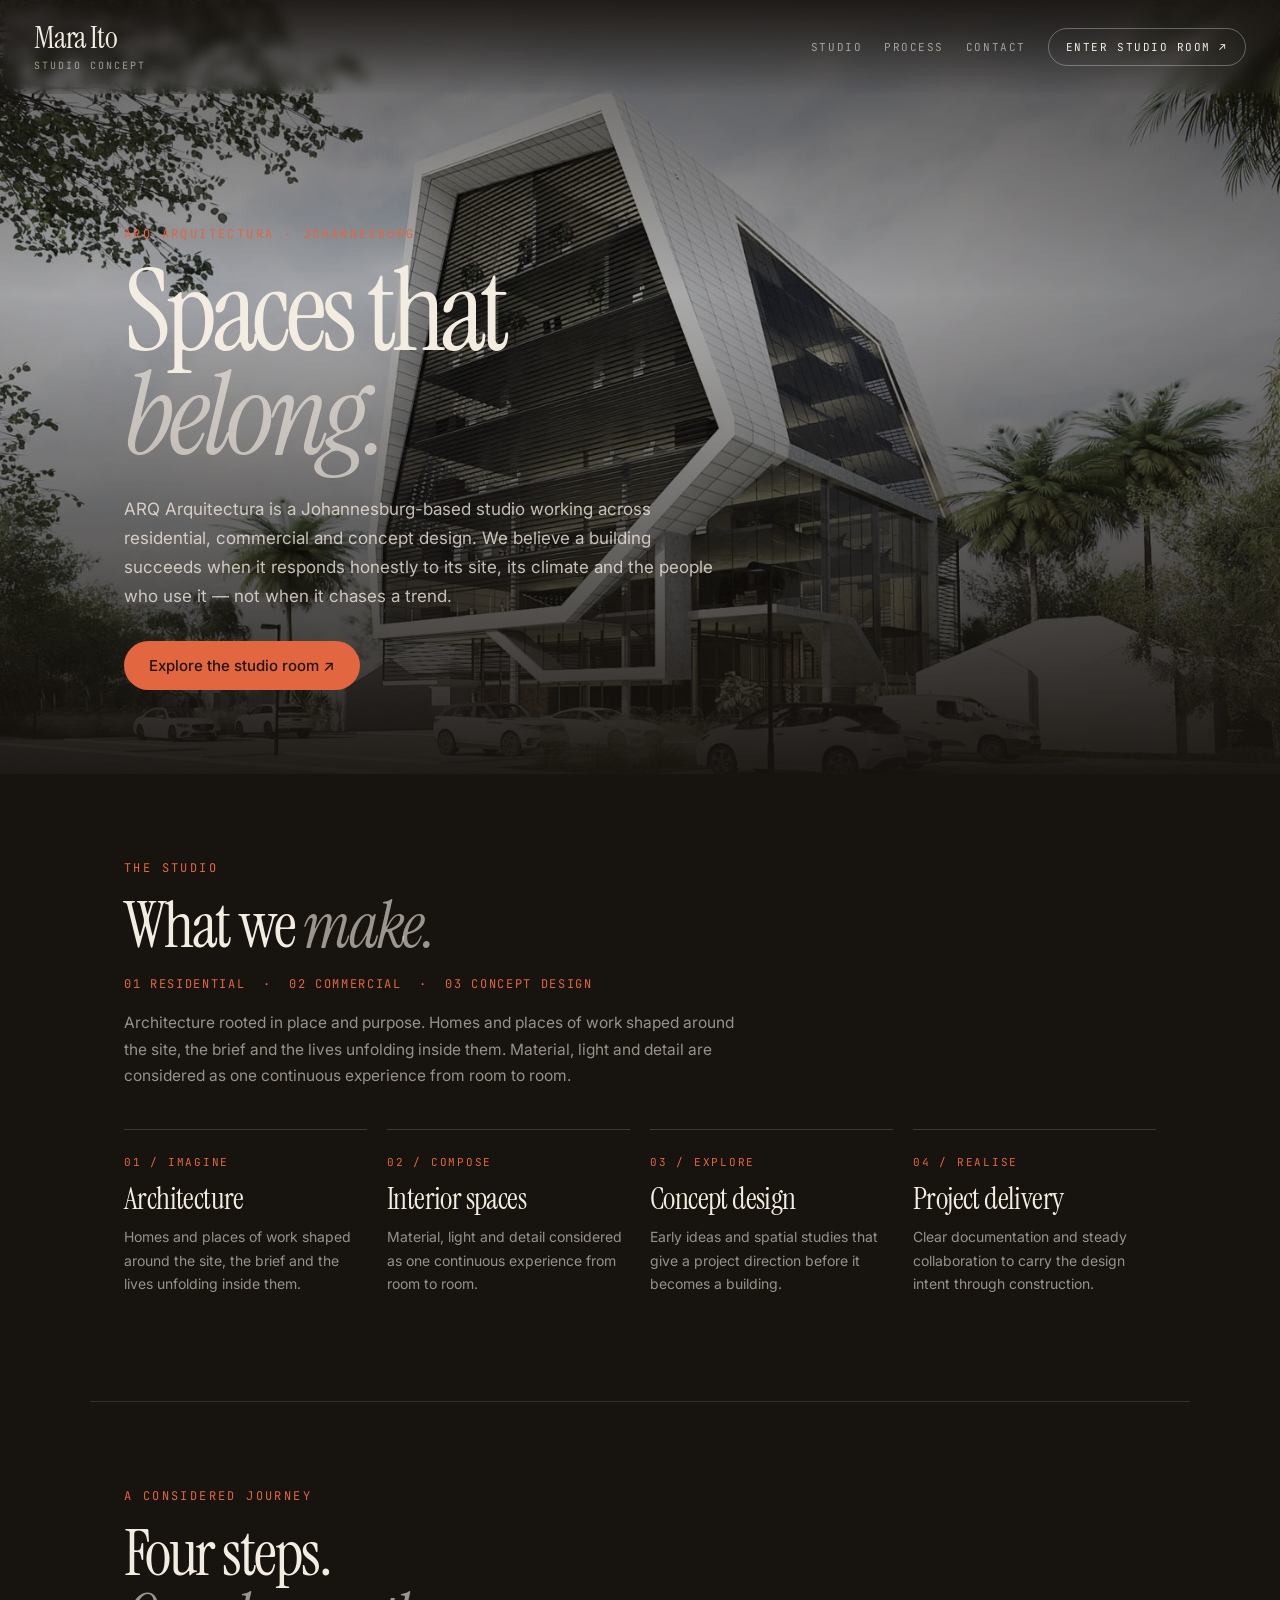
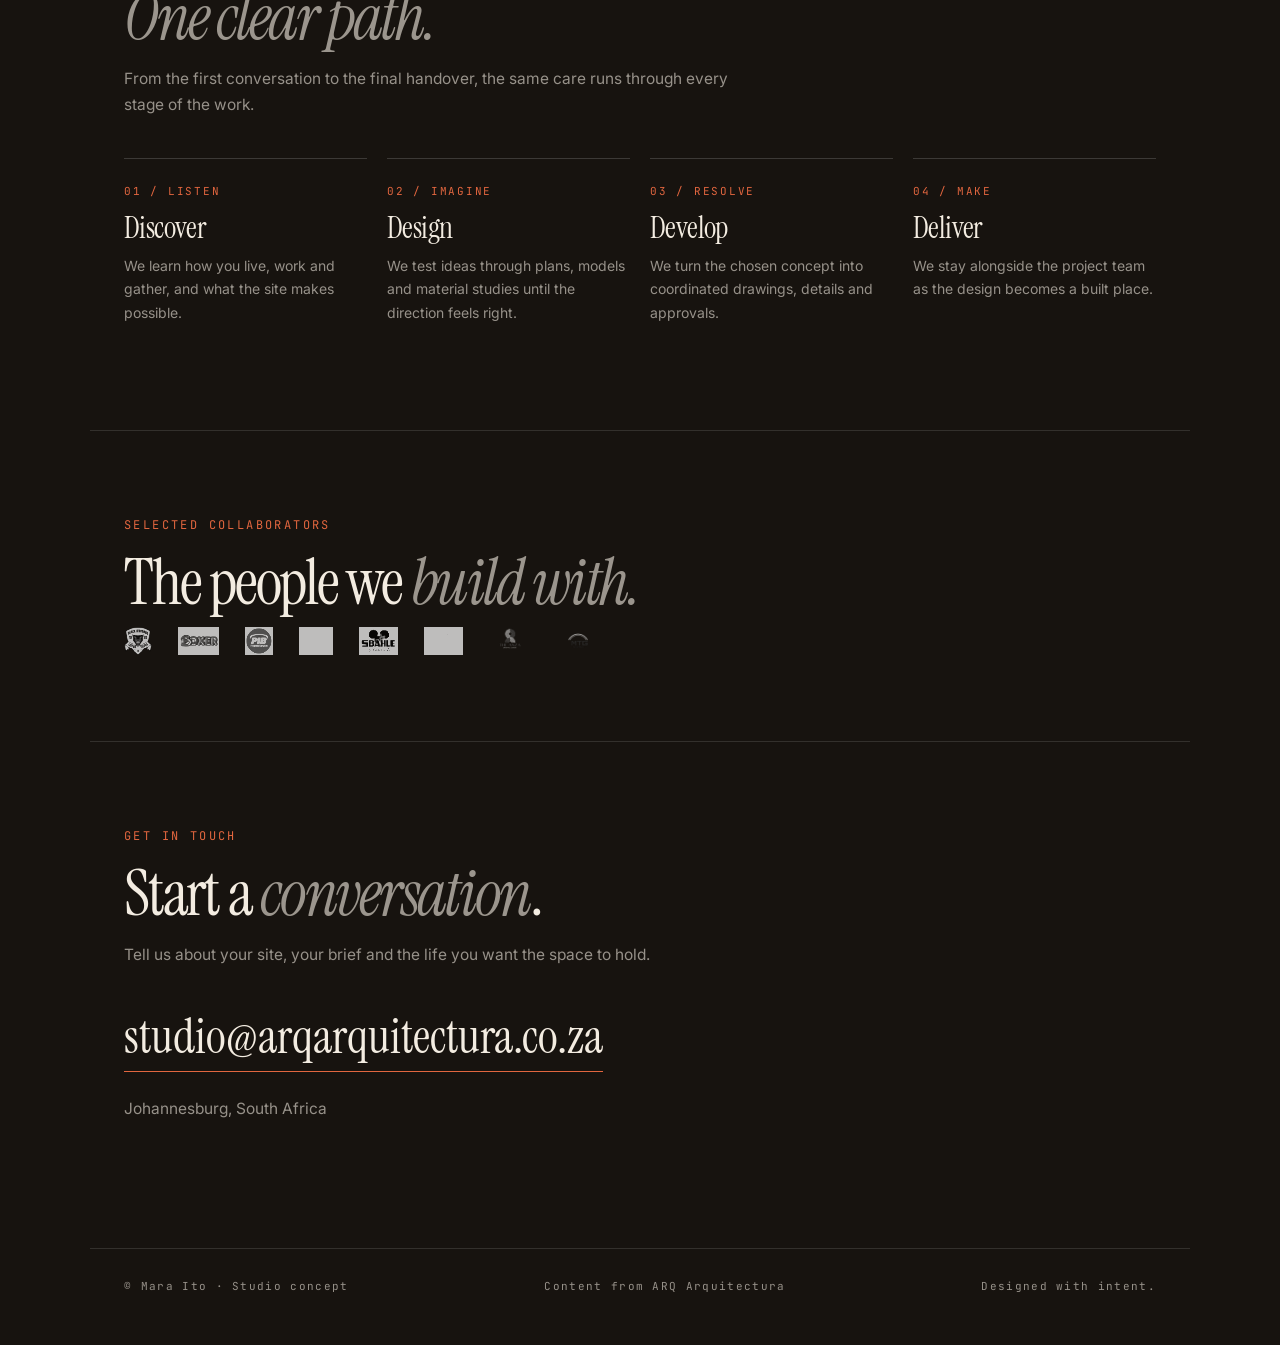
<file: visaul/about.html>
<!DOCTYPE html>
<html lang="en">
<head>
<meta charset="utf-8">
<meta name="viewport" content="width=device-width, initial-scale=1, viewport-fit=cover">
<meta name="color-scheme" content="dark">
<title>About — Mara Ito / ARQ Arquitectura</title>
<meta name="description" content="About ARQ Arquitectura — a Johannesburg studio shaping homes, workplaces and ideas around light, landscape and the way people live.">
<link rel="icon" href="../assets/images/logo.png" type="image/png">
<link href="https://fonts.googleapis.com/css2?family=Instrument+Serif:ital@0;1&family=JetBrains+Mono&family=Inter:wght@400;500&display=swap" rel="stylesheet">
<style>
:root{--ink:#f3ece1;--dim:rgba(243,236,225,.58);--acc:#e2663f;--bg:#17130f;--serif:'Instrument Serif',Georgia,serif;--mono:'JetBrains Mono',ui-monospace,monospace;--sans:'Inter',system-ui,sans-serif}
*{box-sizing:border-box}
html{scroll-behavior:smooth}
body{margin:0;background:var(--bg);color:var(--ink);font-family:var(--sans);-webkit-font-smoothing:antialiased}
a{color:inherit}
.top{position:fixed;z-index:5;left:0;right:0;top:0;display:flex;align-items:center;justify-content:space-between;gap:20px;padding:22px 34px;background:linear-gradient(180deg,rgba(23,19,15,.86),rgba(23,19,15,0));backdrop-filter:blur(6px);-webkit-backdrop-filter:blur(6px)}
.brand{font:400 31px/1 var(--serif);letter-spacing:-.02em;text-decoration:none}
.brand small{display:block;font:10px var(--mono);letter-spacing:.2em;color:var(--dim);margin-top:6px;text-transform:uppercase}
.top nav{display:flex;flex-wrap:wrap;gap:22px;align-items:center}
.top nav a{font:11px var(--mono);letter-spacing:.14em;text-transform:uppercase;text-decoration:none;color:var(--dim);transition:color .2s}
.top nav a:hover,.top nav a.cta{color:var(--ink)}
.top nav a.cta{border:1px solid rgba(255,255,255,.3);border-radius:99px;padding:11px 17px}
.hero{position:relative;min-height:86vh;display:flex;align-items:flex-end;overflow:hidden}
.hero img{position:absolute;inset:0;width:100%;height:100%;object-fit:cover;filter:saturate(.75) brightness(.7)}
.hero:after{content:"";position:absolute;inset:0;background:linear-gradient(180deg,rgba(23,19,15,.34),transparent 38%,rgba(23,19,15,.92)),radial-gradient(ellipse at 30% 60%,transparent 30%,rgba(15,11,8,.45) 100%)}
.hero-copy{position:relative;z-index:1;max-width:1100px;margin:0 auto;width:100%;padding:120px 34px 84px}
.kicker{font:12px var(--mono);letter-spacing:.2em;color:var(--acc);text-transform:uppercase;margin:0 0 18px}
.hero h1{font:400 clamp(64px,9vw,132px)/.9 var(--serif);letter-spacing:-.045em;margin:0}
.hero h1 em{font-style:italic;color:rgba(243,236,225,.62)}
.lede{max-width:590px;font-size:17px;line-height:1.7;color:rgba(243,236,225,.78);margin:28px 0 30px}
.button{display:inline-block;background:var(--acc);color:#21140f;text-decoration:none;border-radius:99px;padding:15px 25px;font:500 15px var(--sans);transition:transform .2s,background .2s}
.button:hover{transform:translateY(-2px);background:#f2764e}
.section{max-width:1100px;margin:0 auto;padding:86px 34px}
.section h2{font:400 clamp(42px,5vw,68px)/1 var(--serif);letter-spacing:-.035em;margin:0 0 12px}
.section h2 em{font-style:italic;color:rgba(243,236,225,.6)}
.section-intro{max-width:620px;font-size:15.5px;line-height:1.7;color:var(--dim);margin:16px 0 40px}
.grid{display:grid;grid-template-columns:repeat(auto-fit,minmax(230px,1fr));gap:20px}
.card{border-top:1px solid rgba(255,255,255,.16);padding:20px 0}
.card small{font:11px var(--mono);letter-spacing:.16em;color:var(--acc)}
.card h3{font:400 30px/1.1 var(--serif);margin:12px 0 10px;letter-spacing:-.02em}
.card p{font-size:14px;line-height:1.65;color:var(--dim);margin:0}
.divider{height:1px;background:rgba(255,255,255,.12);max-width:1100px;margin:0 auto}
.partners{display:flex;flex-wrap:wrap;align-items:center;gap:26px;margin-top:10px}
.partners img{height:28px;max-width:120px;object-fit:contain;filter:grayscale(1) brightness(1.7);opacity:.72}
.contact-line{display:inline-block;font:400 clamp(28px,4vw,48px)/1.2 var(--serif);color:var(--ink);text-decoration:none;border-bottom:1px solid var(--acc);padding-bottom:5px}
.foot{max-width:1100px;margin:0 auto;padding:30px 34px 52px;border-top:1px solid rgba(255,255,255,.12);display:flex;justify-content:space-between;gap:20px;flex-wrap:wrap;font:11px var(--mono);letter-spacing:.12em;color:var(--dim)}
@media(max-width:760px){
 .top{padding:16px 18px}.top nav{gap:12px}.top nav a:not(.cta){display:none}
 .hero{min-height:78vh}.hero-copy{padding:100px 18px 60px}
 .section{padding:60px 18px}.foot{padding:26px 18px 40px}
}
</style>
</head>
<body>
<header class="top">
 <a class="brand" href="Mara-Ito-Concrete-Loft-Portfolio%20(1).html">Mara Ito<small>Studio concept</small></a>
 <nav aria-label="About page navigation">
  <a href="#studio">Studio</a>
  <a href="#process">Process</a>
  <a href="#contact">Contact</a>
  <a class="cta" href="Mara-Ito-Concrete-Loft-Portfolio%20(1).html">Enter studio room ↗</a>
 </nav>
</header>

<main>
 <section class="hero" aria-label="About the studio">
  <img src="../assets/images/hero/IMG-20260628-WA0039.jpg" alt="Architecture by ARQ Arquitectura">
  <div class="hero-copy">
   <p class="kicker">ARQ Arquitectura · Johannesburg</p>
   <h1>Spaces that<br><em>belong.</em></h1>
   <p class="lede">ARQ Arquitectura is a Johannesburg-based studio working across residential, commercial and concept design. We believe a building succeeds when it responds honestly to its site, its climate and the people who use it — not when it chases a trend.</p>
   <a class="button" href="Mara-Ito-Concrete-Loft-Portfolio%20(1).html">Explore the studio room ↗</a>
  </div>
 </section>

 <section class="section" id="studio" aria-labelledby="studio-heading">
  <p class="kicker">The studio</p>
  <h2 id="studio-heading">What we <em>make.</em></h2>
  <p class="section-intro" style="margin-bottom:0;font-family:var(--mono);font-size:12px;letter-spacing:.14em;color:var(--acc)">01 RESIDENTIAL &nbsp;·&nbsp; 02 COMMERCIAL &nbsp;·&nbsp; 03 CONCEPT DESIGN</p>
  <p class="section-intro">Architecture rooted in place and purpose. Homes and places of work shaped around the site, the brief and the lives unfolding inside them. Material, light and detail are considered as one continuous experience from room to room.</p>
  <div class="grid">
   <article class="card"><small>01 / IMAGINE</small><h3>Architecture</h3><p>Homes and places of work shaped around the site, the brief and the lives unfolding inside them.</p></article>
   <article class="card"><small>02 / COMPOSE</small><h3>Interior spaces</h3><p>Material, light and detail considered as one continuous experience from room to room.</p></article>
   <article class="card"><small>03 / EXPLORE</small><h3>Concept design</h3><p>Early ideas and spatial studies that give a project direction before it becomes a building.</p></article>
   <article class="card"><small>04 / REALISE</small><h3>Project delivery</h3><p>Clear documentation and steady collaboration to carry the design intent through construction.</p></article>
  </div>
 </section>

 <div class="divider"></div>

 <section class="section" id="process" aria-labelledby="process-heading">
  <p class="kicker">A considered journey</p>
  <h2 id="process-heading">Four steps.<br><em>One clear path.</em></h2>
  <p class="section-intro">From the first conversation to the final handover, the same care runs through every stage of the work.</p>
  <div class="grid">
   <article class="card"><small>01 / LISTEN</small><h3>Discover</h3><p>We learn how you live, work and gather, and what the site makes possible.</p></article>
   <article class="card"><small>02 / IMAGINE</small><h3>Design</h3><p>We test ideas through plans, models and material studies until the direction feels right.</p></article>
   <article class="card"><small>03 / RESOLVE</small><h3>Develop</h3><p>We turn the chosen concept into coordinated drawings, details and approvals.</p></article>
   <article class="card"><small>04 / MAKE</small><h3>Deliver</h3><p>We stay alongside the project team as the design becomes a built place.</p></article>
  </div>
 </section>

 <div class="divider"></div>

 <section class="section" id="collaborators" aria-labelledby="partners-heading">
  <p class="kicker">Selected collaborators</p>
  <h2 id="partners-heading">The people we <em>build with.</em></h2>
  <div class="partners">
   <img src="../assets/images/partners/blacklep.png" alt="Black Leopard" loading="lazy">
   <img src="../assets/images/partners/Boxer.png" alt="Boxer" loading="lazy">
   <img src="../assets/images/partners/pib.png" alt="PIB Group" loading="lazy">
   <img src="../assets/images/partners/MGB.png" alt="MGB Hotel at 2 Ten" loading="lazy">
   <img src="../assets/images/partners/sbahle.png" alt="Sbahle Siyakhula" loading="lazy">
   <img src="../assets/images/partners/Unaka.png" alt="Unaka Aesthetics" loading="lazy">
   <img src="../assets/images/partners/anza.png" alt="Anza" loading="lazy">
   <img src="../assets/images/partners/mtg.png" alt="MTG" loading="lazy">
  </div>
 </section>

 <div class="divider"></div>

 <section class="section" id="contact" aria-labelledby="contact-heading">
  <p class="kicker">Get in touch</p>
  <h2 id="contact-heading">Start a <em>conversation</em>.</h2>
  <p class="section-intro">Tell us about your site, your brief and the life you want the space to hold.</p>
  <a class="contact-line" href="mailto:studio@arqarquitectura.co.za">studio@arqarquitectura.co.za</a>
  <p class="section-intro" style="margin-top:24px">Johannesburg, South Africa</p>
 </section>
</main>

<footer class="foot">
 <span>© Mara Ito · Studio concept</span>
 <span>Content from ARQ Arquitectura</span>
 <span>Designed with intent.</span>
</footer>
</body>
</html>
</file>
